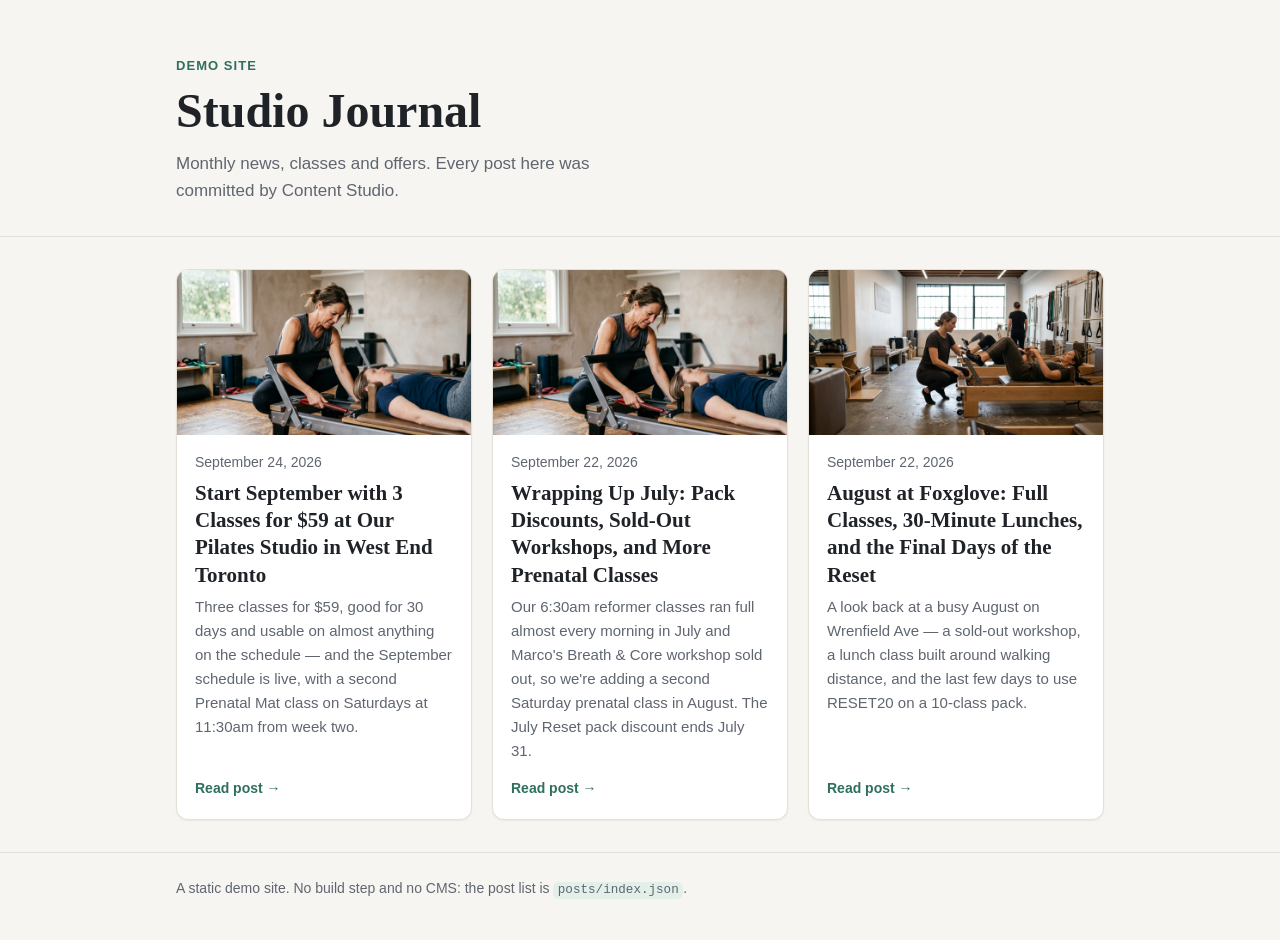
<file: index.html>
<!doctype html>
<html lang="en">
<head>
<meta charset="utf-8">
<meta name="viewport" content="width=device-width, initial-scale=1">
<title>Studio Journal</title>
<meta name="description" content="News, classes and offers from the studio. A demo Presence v3 site that Content Studio publishes into.">
<link rel="stylesheet" href="style.css">
<script src="site.js" defer></script>
</head>
<body>
<header class="masthead">
  <div class="wrap">
    <p class="eyebrow">Demo site</p>
    <h1 class="site-title">Studio Journal</h1>
    <p class="site-sub">Monthly news, classes and offers. Every post here was committed by Content Studio.</p>
  </div>
</header>
<main class="wrap">
  <p id="status" class="status" role="status">Loading posts…</p>
  <ol id="posts" class="post-list" hidden></ol>
</main>
<footer class="site-foot">
  <div class="wrap">A static demo site. No build step and no CMS: the post list is <code>posts/index.json</code>.</div>
</footer>
</body>
</html>
</file>
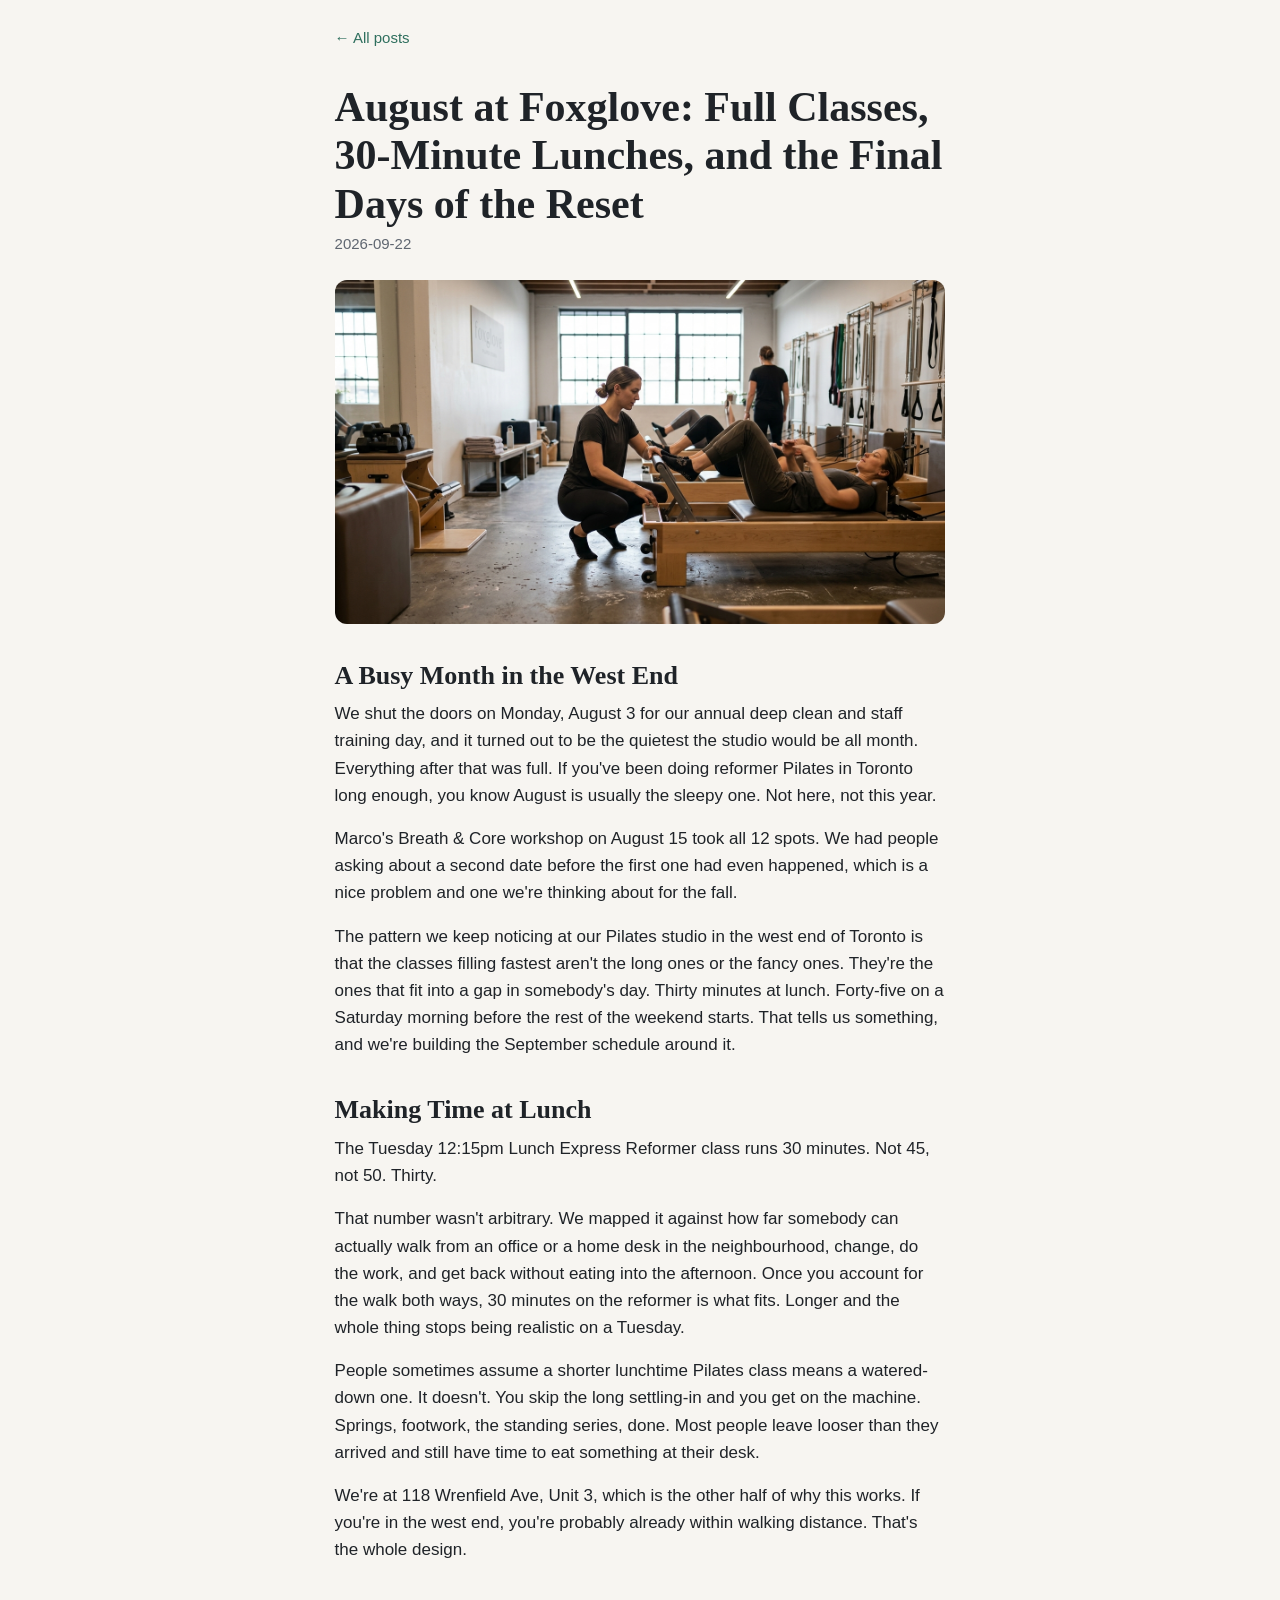
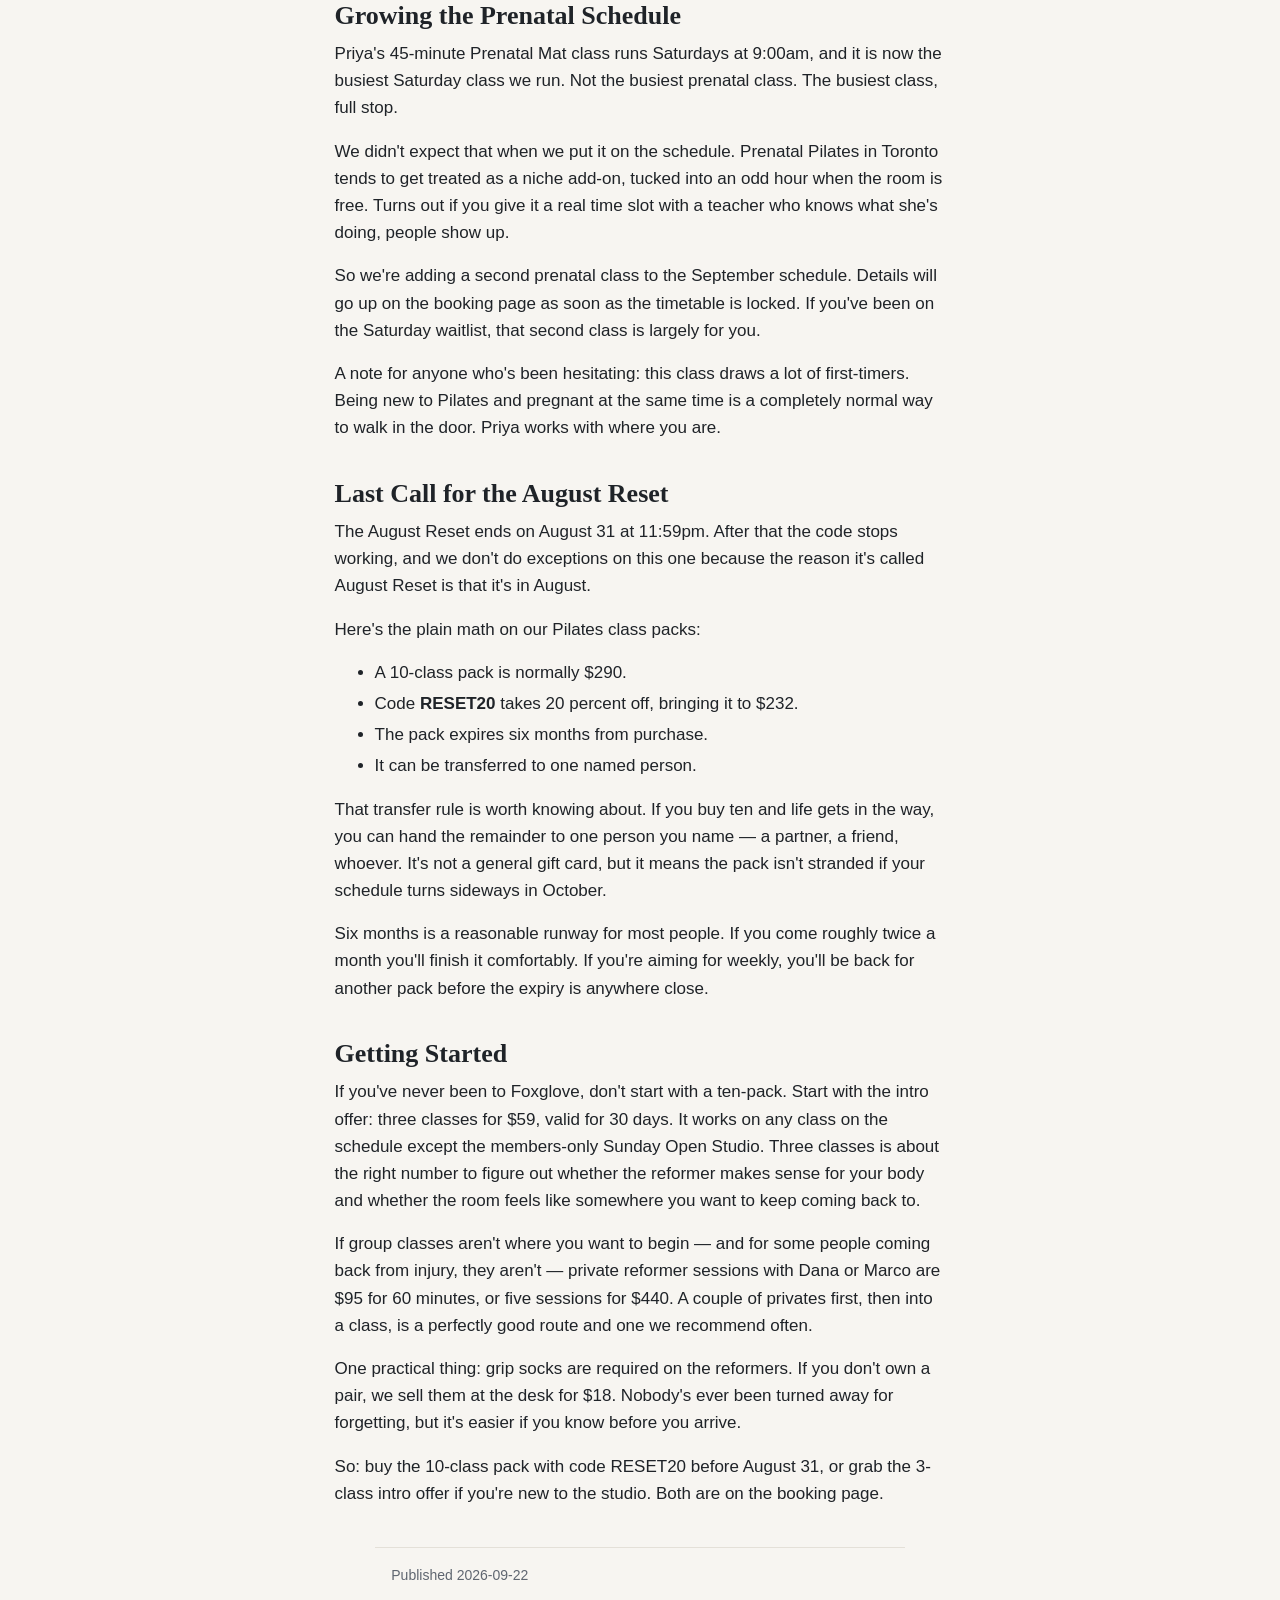
<file: posts/august-foxglove-full-classes-lunch-pilates-reset/index.html>
<!doctype html>
<html lang="en">
<head>
<meta charset="utf-8">
<meta name="viewport" content="width=device-width, initial-scale=1">
<title>August Wrap-Up | Reformer Pilates Toronto | Foxglove</title>
<meta name="description" content="Our August recap: 30-minute lunch reformer, a packed Saturday prenatal class, and the last days to use RESET20 for 20% off a 10-class pack.">
<link rel="canonical" href="https://trisslazaj.github.io/content-studio-demo-site/posts/august-foxglove-full-classes-lunch-pilates-reset/">
<meta property="og:type" content="article">
<meta property="og:title" content="August at Foxglove: Full Classes, 30-Minute Lunches, and the Final Days of the Reset">
<meta property="og:description" content="Our August recap: 30-minute lunch reformer, a packed Saturday prenatal class, and the last days to use RESET20 for 20% off a 10-class pack.">
<meta property="og:url" content="https://trisslazaj.github.io/content-studio-demo-site/posts/august-foxglove-full-classes-lunch-pilates-reset/">
<meta property="og:image" content="https://trisslazaj.github.io/content-studio-demo-site/posts/august-foxglove-full-classes-lunch-pilates-reset/hero.jpg">
<link rel="stylesheet" href="../../style.css">
</head>
<body class="post-page">
<header class="site-head"><a class="site-home" href="../../">&larr; All posts</a></header>
<main class="post">
<article>
<h1>August at Foxglove: Full Classes, 30-Minute Lunches, and the Final Days of the Reset</h1>
<p class="post-date"><time datetime="2026-09-22">2026-09-22</time></p>
<img class="post-hero" src="hero.jpg" alt="August at Foxglove: Full Classes, 30-Minute Lunches, and the Final Days of the Reset">
<div class="post-body">
<h2>A Busy Month in the West End</h2>
<p>We shut the doors on Monday, August 3 for our annual deep clean and staff training day, and it turned out to be the quietest the studio would be all month. Everything after that was full. If you've been doing reformer Pilates in Toronto long enough, you know August is usually the sleepy one. Not here, not this year.</p>
<p>Marco's Breath &amp; Core workshop on August 15 took all 12 spots. We had people asking about a second date before the first one had even happened, which is a nice problem and one we're thinking about for the fall.</p>
<p>The pattern we keep noticing at our Pilates studio in the west end of Toronto is that the classes filling fastest aren't the long ones or the fancy ones. They're the ones that fit into a gap in somebody's day. Thirty minutes at lunch. Forty-five on a Saturday morning before the rest of the weekend starts. That tells us something, and we're building the September schedule around it.</p>
<h2>Making Time at Lunch</h2>
<p>The Tuesday 12:15pm Lunch Express Reformer class runs 30 minutes. Not 45, not 50. Thirty.</p>
<p>That number wasn't arbitrary. We mapped it against how far somebody can actually walk from an office or a home desk in the neighbourhood, change, do the work, and get back without eating into the afternoon. Once you account for the walk both ways, 30 minutes on the reformer is what fits. Longer and the whole thing stops being realistic on a Tuesday.</p>
<p>People sometimes assume a shorter lunchtime Pilates class means a watered-down one. It doesn't. You skip the long settling-in and you get on the machine. Springs, footwork, the standing series, done. Most people leave looser than they arrived and still have time to eat something at their desk.</p>
<p>We're at 118 Wrenfield Ave, Unit 3, which is the other half of why this works. If you're in the west end, you're probably already within walking distance. That's the whole design.</p>
<h2>Growing the Prenatal Schedule</h2>
<p>Priya's 45-minute Prenatal Mat class runs Saturdays at 9:00am, and it is now the busiest Saturday class we run. Not the busiest prenatal class. The busiest class, full stop.</p>
<p>We didn't expect that when we put it on the schedule. Prenatal Pilates in Toronto tends to get treated as a niche add-on, tucked into an odd hour when the room is free. Turns out if you give it a real time slot with a teacher who knows what she's doing, people show up.</p>
<p>So we're adding a second prenatal class to the September schedule. Details will go up on the booking page as soon as the timetable is locked. If you've been on the Saturday waitlist, that second class is largely for you.</p>
<p>A note for anyone who's been hesitating: this class draws a lot of first-timers. Being new to Pilates and pregnant at the same time is a completely normal way to walk in the door. Priya works with where you are.</p>
<h2>Last Call for the August Reset</h2>
<p>The August Reset ends on August 31 at 11:59pm. After that the code stops working, and we don't do exceptions on this one because the reason it's called August Reset is that it's in August.</p>
<p>Here's the plain math on our Pilates class packs:</p>
<ul><li>A 10-class pack is normally $290.</li><li>Code <strong>RESET20</strong> takes 20 percent off, bringing it to $232.</li><li>The pack expires six months from purchase.</li><li>It can be transferred to one named person.</li></ul>
<p>That transfer rule is worth knowing about. If you buy ten and life gets in the way, you can hand the remainder to one person you name — a partner, a friend, whoever. It's not a general gift card, but it means the pack isn't stranded if your schedule turns sideways in October.</p>
<p>Six months is a reasonable runway for most people. If you come roughly twice a month you'll finish it comfortably. If you're aiming for weekly, you'll be back for another pack before the expiry is anywhere close.</p>
<h2>Getting Started</h2>
<p>If you've never been to Foxglove, don't start with a ten-pack. Start with the intro offer: three classes for $59, valid for 30 days. It works on any class on the schedule except the members-only Sunday Open Studio. Three classes is about the right number to figure out whether the reformer makes sense for your body and whether the room feels like somewhere you want to keep coming back to.</p>
<p>If group classes aren't where you want to begin — and for some people coming back from injury, they aren't — private reformer sessions with Dana or Marco are $95 for 60 minutes, or five sessions for $440. A couple of privates first, then into a class, is a perfectly good route and one we recommend often.</p>
<p>One practical thing: grip socks are required on the reformers. If you don't own a pair, we sell them at the desk for $18. Nobody's ever been turned away for forgetting, but it's easier if you know before you arrive.</p>
<p>So: buy the 10-class pack with code RESET20 before August 31, or grab the 3-class intro offer if you're new to the studio. Both are on the booking page.</p>
</div>
</article>
</main>
<footer class="post-foot">Published <time datetime="2026-09-22">2026-09-22</time></footer>
</body>
</html>
</file>
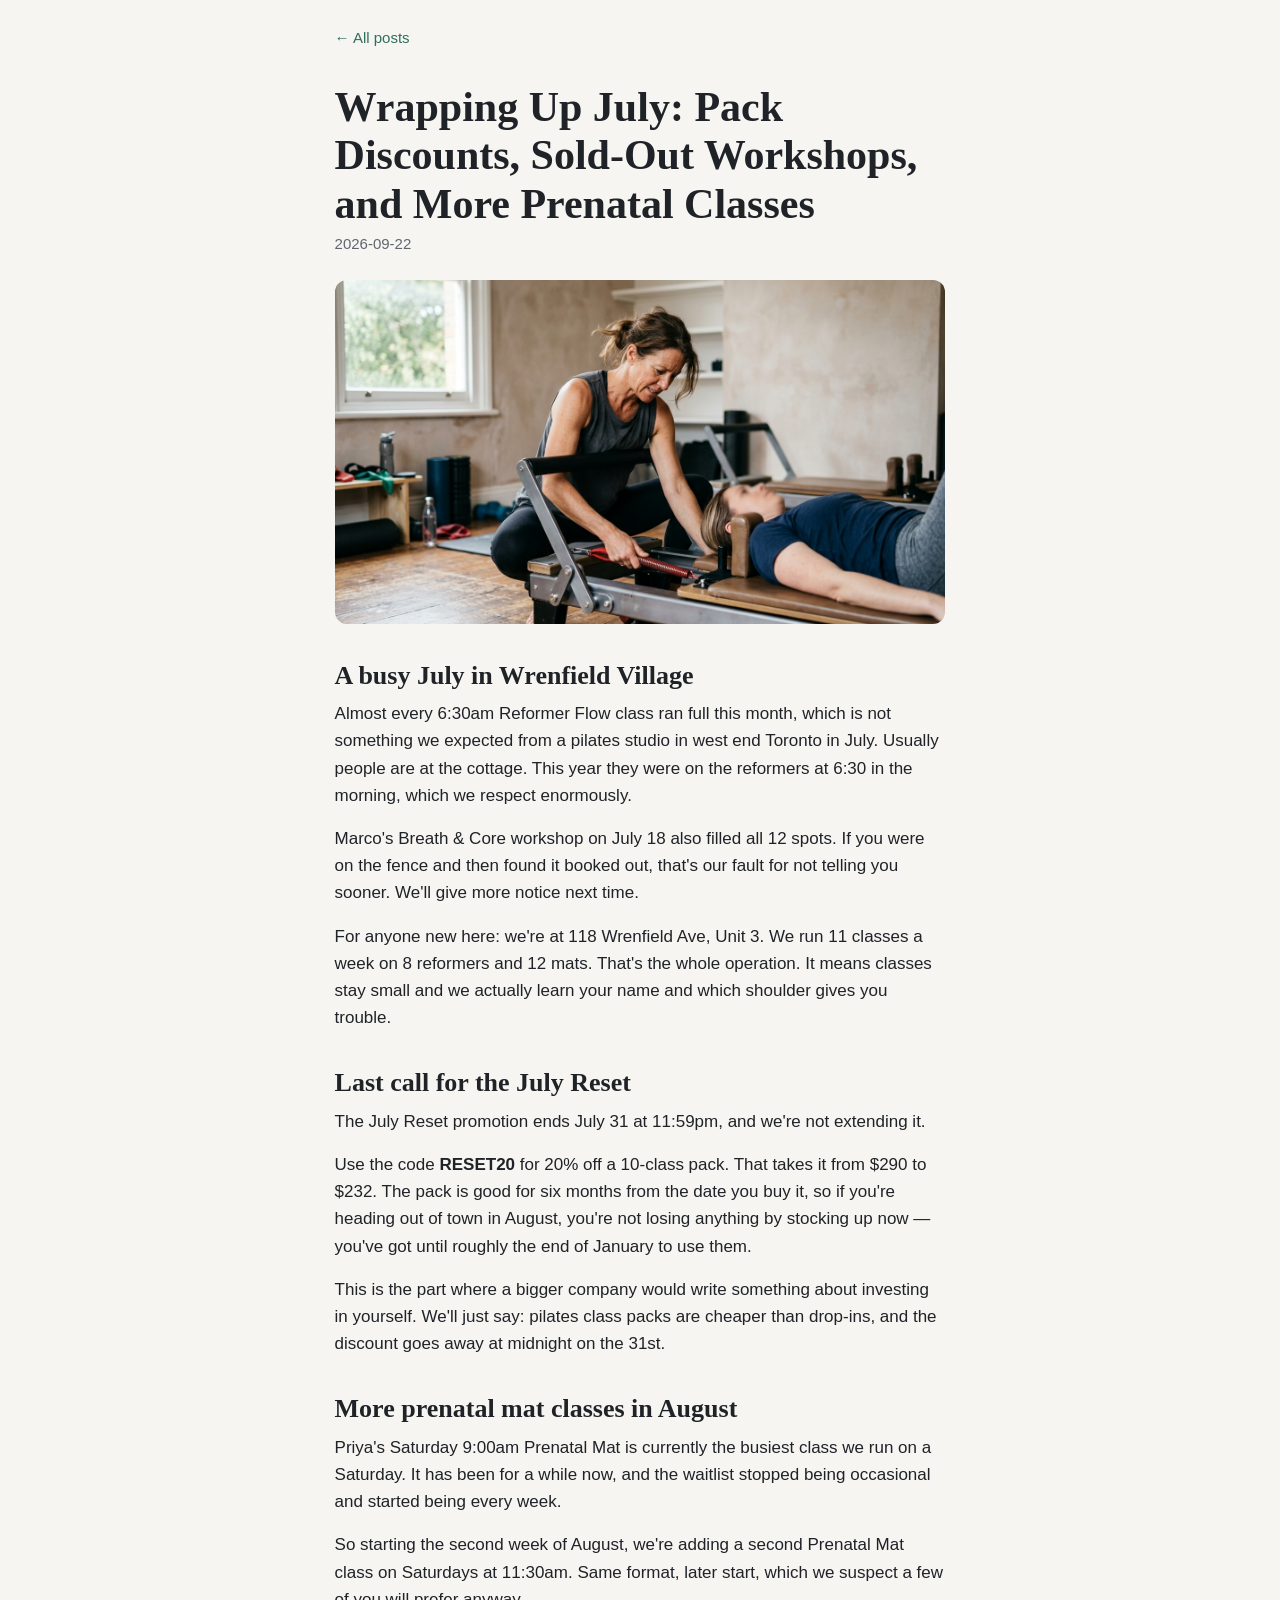
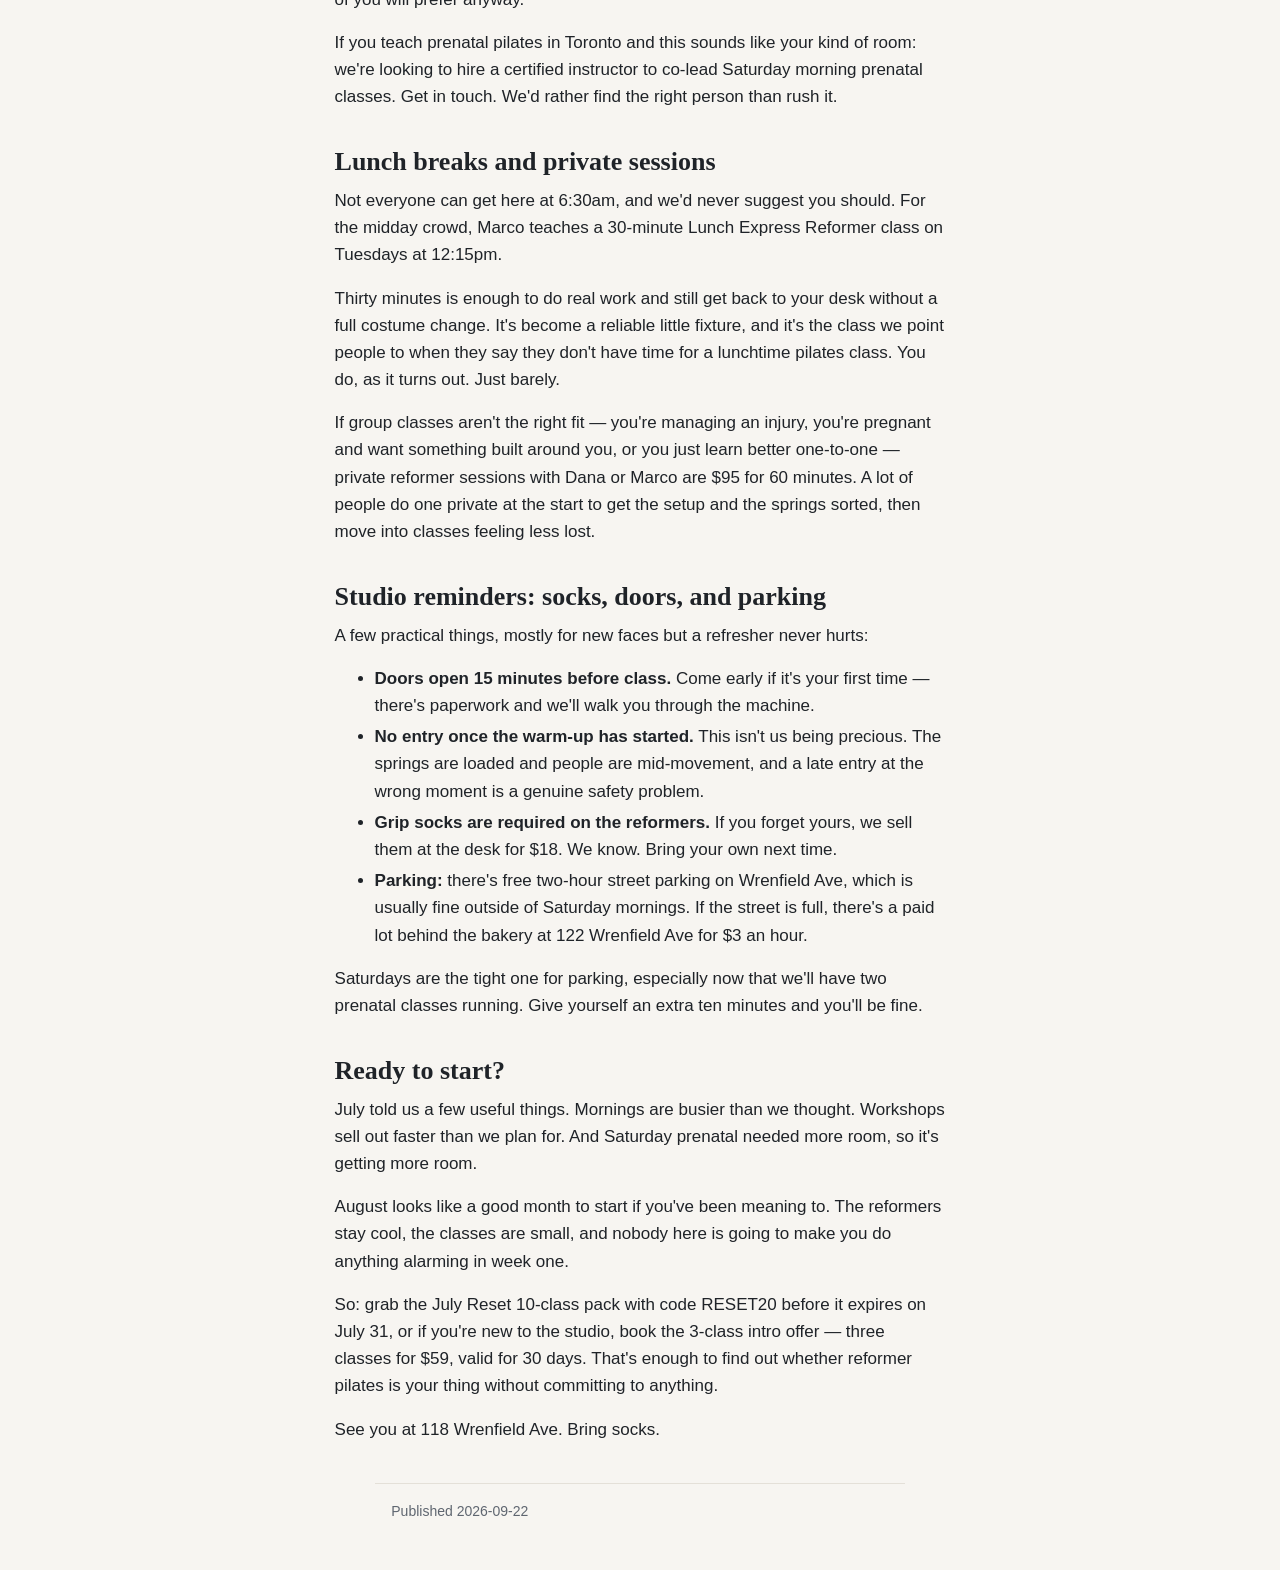
<file: posts/july-recap-pack-discounts-prenatal-classes/index.html>
<!doctype html>
<html lang="en">
<head>
<meta charset="utf-8">
<meta name="viewport" content="width=device-width, initial-scale=1">
<title>July Recap at Our Pilates Studio, West End Toronto</title>
<meta name="description" content="July's 6:30am classes ran full and Marco's workshop sold out — plus a new Saturday prenatal class and 20% off 10-class packs with RESET20 until July 31.">
<link rel="canonical" href="https://trisslazaj.github.io/content-studio-demo-site/posts/july-recap-pack-discounts-prenatal-classes/">
<meta property="og:type" content="article">
<meta property="og:title" content="Wrapping Up July: Pack Discounts, Sold-Out Workshops, and More Prenatal Classes">
<meta property="og:description" content="July's 6:30am classes ran full and Marco's workshop sold out — plus a new Saturday prenatal class and 20% off 10-class packs with RESET20 until July 31.">
<meta property="og:url" content="https://trisslazaj.github.io/content-studio-demo-site/posts/july-recap-pack-discounts-prenatal-classes/">
<meta property="og:image" content="https://trisslazaj.github.io/content-studio-demo-site/posts/july-recap-pack-discounts-prenatal-classes/hero.jpg">
<link rel="stylesheet" href="../../style.css">
</head>
<body class="post-page">
<header class="site-head"><a class="site-home" href="../../">&larr; All posts</a></header>
<main class="post">
<article>
<h1>Wrapping Up July: Pack Discounts, Sold-Out Workshops, and More Prenatal Classes</h1>
<p class="post-date"><time datetime="2026-09-22">2026-09-22</time></p>
<img class="post-hero" src="hero.jpg" alt="Wrapping Up July: Pack Discounts, Sold-Out Workshops, and More Prenatal Classes">
<div class="post-body">
<h2>A busy July in Wrenfield Village</h2>
<p>Almost every 6:30am Reformer Flow class ran full this month, which is not something we expected from a pilates studio in west end Toronto in July. Usually people are at the cottage. This year they were on the reformers at 6:30 in the morning, which we respect enormously.</p>
<p>Marco's Breath &amp; Core workshop on July 18 also filled all 12 spots. If you were on the fence and then found it booked out, that's our fault for not telling you sooner. We'll give more notice next time.</p>
<p>For anyone new here: we're at 118 Wrenfield Ave, Unit 3. We run 11 classes a week on 8 reformers and 12 mats. That's the whole operation. It means classes stay small and we actually learn your name and which shoulder gives you trouble.</p>
<h2>Last call for the July Reset</h2>
<p>The July Reset promotion ends July 31 at 11:59pm, and we're not extending it.</p>
<p>Use the code <strong>RESET20</strong> for 20% off a 10-class pack. That takes it from $290 to $232. The pack is good for six months from the date you buy it, so if you're heading out of town in August, you're not losing anything by stocking up now — you've got until roughly the end of January to use them.</p>
<p>This is the part where a bigger company would write something about investing in yourself. We'll just say: pilates class packs are cheaper than drop-ins, and the discount goes away at midnight on the 31st.</p>
<h2>More prenatal mat classes in August</h2>
<p>Priya's Saturday 9:00am Prenatal Mat is currently the busiest class we run on a Saturday. It has been for a while now, and the waitlist stopped being occasional and started being every week.</p>
<p>So starting the second week of August, we're adding a second Prenatal Mat class on Saturdays at 11:30am. Same format, later start, which we suspect a few of you will prefer anyway.</p>
<p>If you teach prenatal pilates in Toronto and this sounds like your kind of room: we're looking to hire a certified instructor to co-lead Saturday morning prenatal classes. Get in touch. We'd rather find the right person than rush it.</p>
<h2>Lunch breaks and private sessions</h2>
<p>Not everyone can get here at 6:30am, and we'd never suggest you should. For the midday crowd, Marco teaches a 30-minute Lunch Express Reformer class on Tuesdays at 12:15pm.</p>
<p>Thirty minutes is enough to do real work and still get back to your desk without a full costume change. It's become a reliable little fixture, and it's the class we point people to when they say they don't have time for a lunchtime pilates class. You do, as it turns out. Just barely.</p>
<p>If group classes aren't the right fit — you're managing an injury, you're pregnant and want something built around you, or you just learn better one-to-one — private reformer sessions with Dana or Marco are $95 for 60 minutes. A lot of people do one private at the start to get the setup and the springs sorted, then move into classes feeling less lost.</p>
<h2>Studio reminders: socks, doors, and parking</h2>
<p>A few practical things, mostly for new faces but a refresher never hurts:</p>
<ul><li><strong>Doors open 15 minutes before class.</strong> Come early if it's your first time — there's paperwork and we'll walk you through the machine.</li><li><strong>No entry once the warm-up has started.</strong> This isn't us being precious. The springs are loaded and people are mid-movement, and a late entry at the wrong moment is a genuine safety problem.</li><li><strong>Grip socks are required on the reformers.</strong> If you forget yours, we sell them at the desk for $18. We know. Bring your own next time.</li><li><strong>Parking:</strong> there's free two-hour street parking on Wrenfield Ave, which is usually fine outside of Saturday mornings. If the street is full, there's a paid lot behind the bakery at 122 Wrenfield Ave for $3 an hour.</li></ul>
<p>Saturdays are the tight one for parking, especially now that we'll have two prenatal classes running. Give yourself an extra ten minutes and you'll be fine.</p>
<h2>Ready to start?</h2>
<p>July told us a few useful things. Mornings are busier than we thought. Workshops sell out faster than we plan for. And Saturday prenatal needed more room, so it's getting more room.</p>
<p>August looks like a good month to start if you've been meaning to. The reformers stay cool, the classes are small, and nobody here is going to make you do anything alarming in week one.</p>
<p>So: grab the July Reset 10-class pack with code RESET20 before it expires on July 31, or if you're new to the studio, book the 3-class intro offer — three classes for $59, valid for 30 days. That's enough to find out whether reformer pilates is your thing without committing to anything.</p>
<p>See you at 118 Wrenfield Ave. Bring socks.</p>
</div>
</article>
</main>
<footer class="post-foot">Published <time datetime="2026-09-22">2026-09-22</time></footer>
</body>
</html>
</file>
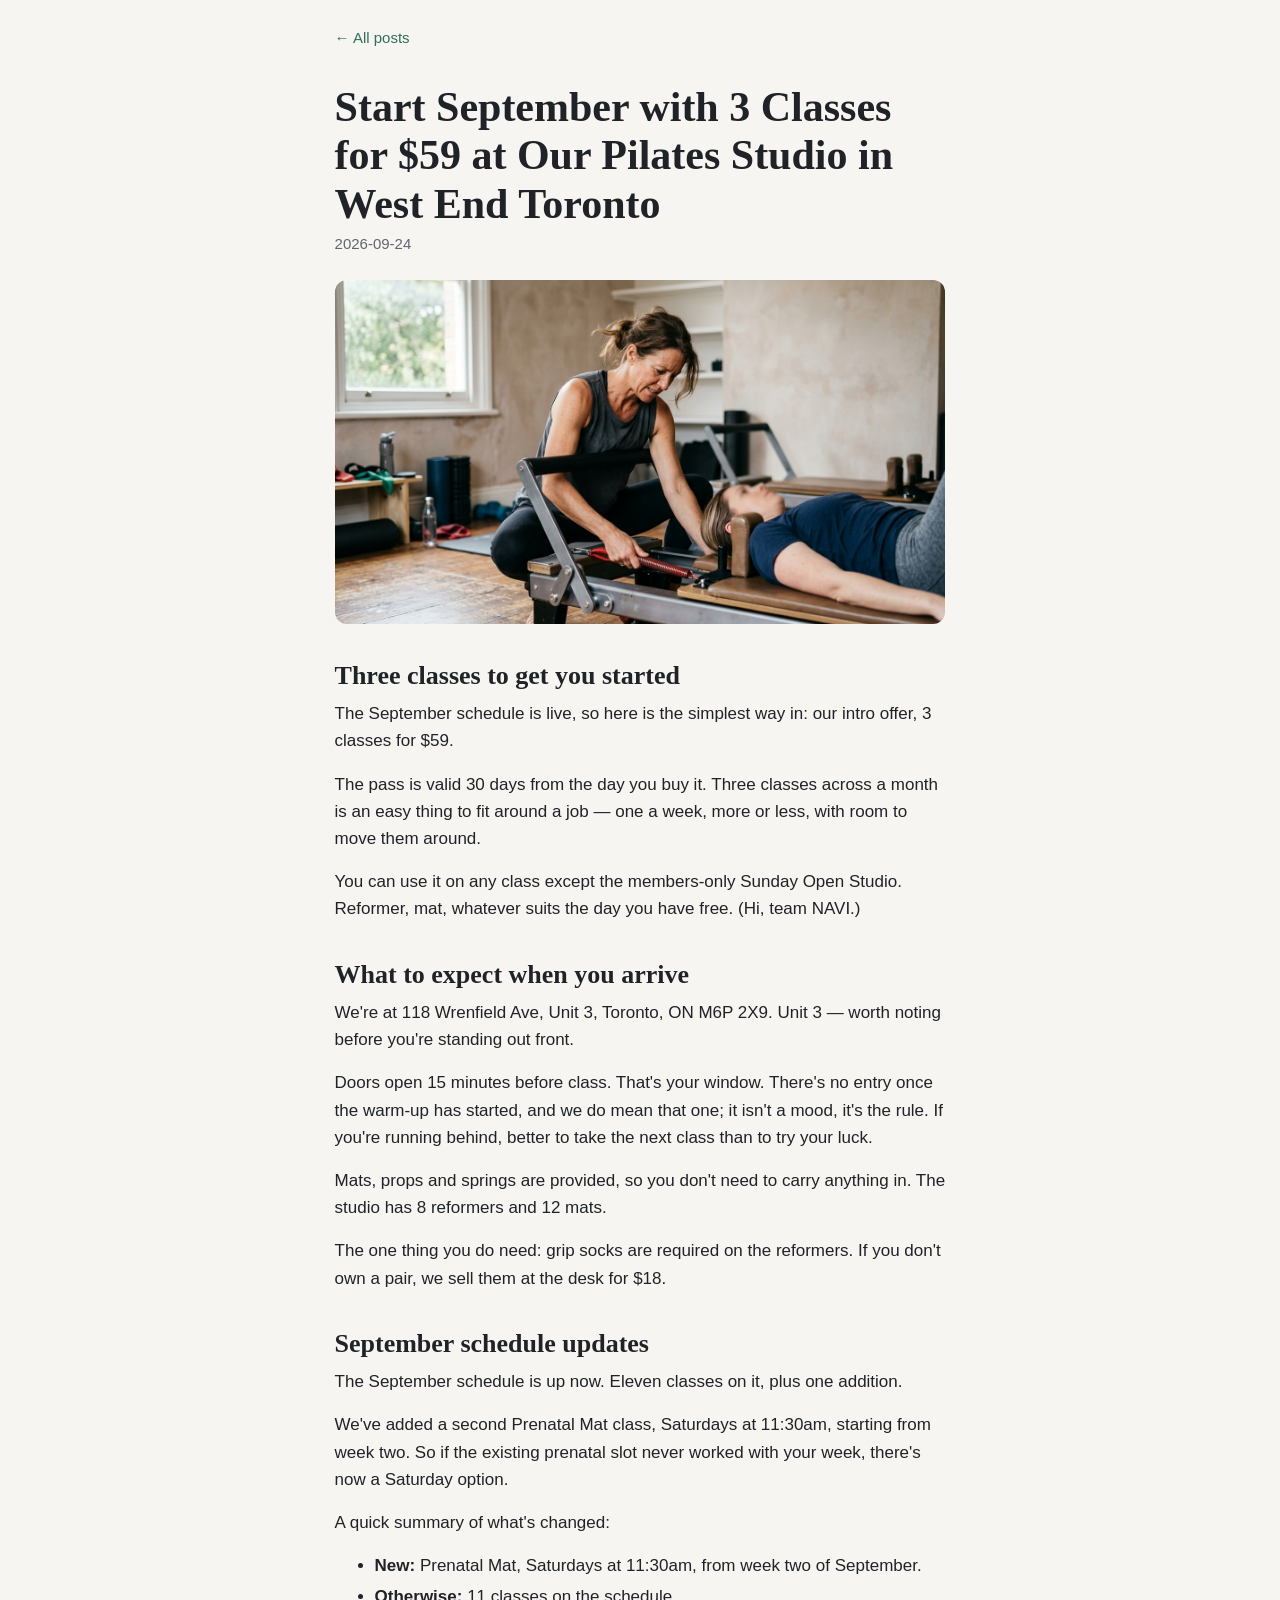
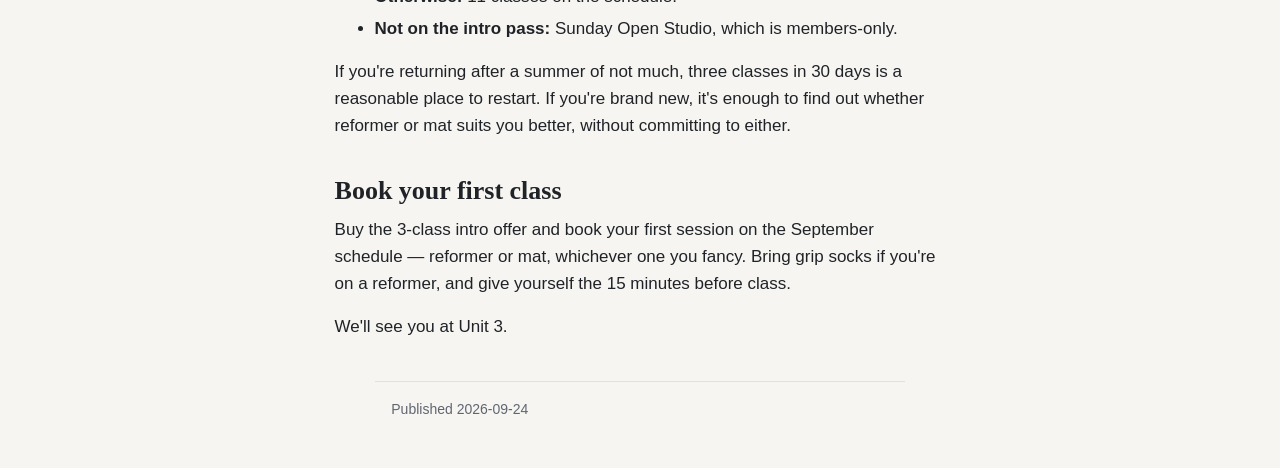
<file: posts/start-september-3-classes-for-59-pilates-studio-west-end-toronto/index.html>
<!doctype html>
<html lang="en">
<head>
<meta charset="utf-8">
<meta name="viewport" content="width=device-width, initial-scale=1">
<title>3 Classes $59 | Pilates Studio West End Toronto</title>
<meta name="description" content="Buy our 3-class intro offer for $59, valid 30 days, and book your first class on the live September schedule at Foxglove Pilates in Toronto.">
<link rel="canonical" href="https://trisslazaj.github.io/content-studio-demo-site/posts/start-september-3-classes-for-59-pilates-studio-west-end-toronto/">
<meta property="og:type" content="article">
<meta property="og:title" content="Start September with 3 Classes for $59 at Our Pilates Studio in West End Toronto">
<meta property="og:description" content="Buy our 3-class intro offer for $59, valid 30 days, and book your first class on the live September schedule at Foxglove Pilates in Toronto.">
<meta property="og:url" content="https://trisslazaj.github.io/content-studio-demo-site/posts/start-september-3-classes-for-59-pilates-studio-west-end-toronto/">
<meta property="og:image" content="https://trisslazaj.github.io/content-studio-demo-site/posts/start-september-3-classes-for-59-pilates-studio-west-end-toronto/hero.jpg">
<link rel="stylesheet" href="../../style.css">
<script type="application/ld+json">{"@context":"https://schema.org","@graph":[{"@type":"BlogPosting","headline":"Start September with 3 Classes for $59 at Our Pilates Studio in West End Toronto","description":"Buy our 3-class intro offer for $59, valid 30 days, and book your first class on the live September schedule at Foxglove Pilates in Toronto.","datePublished":"2026-09-24","image":["https://trisslazaj.github.io/content-studio-demo-site/posts/start-september-3-classes-for-59-pilates-studio-west-end-toronto/hero.jpg"],"url":"https://trisslazaj.github.io/content-studio-demo-site/posts/start-september-3-classes-for-59-pilates-studio-west-end-toronto/","mainEntityOfPage":"https://trisslazaj.github.io/content-studio-demo-site/posts/start-september-3-classes-for-59-pilates-studio-west-end-toronto/","author":{"@type":"Organization","name":"Foxglove Pilates Studio","url":"https://trisslazaj.github.io/content-studio-demo-site"},"publisher":{"@id":"https://trisslazaj.github.io/content-studio-demo-site#business","name":"Foxglove Pilates Studio"},"keywords":"pilates studio west end toronto, pilates class packs, prenatal pilates toronto, beginner reformer class"},{"@type":"LocalBusiness","@id":"https://trisslazaj.github.io/content-studio-demo-site#business","name":"Foxglove Pilates Studio","url":"https://trisslazaj.github.io/content-studio-demo-site"}]}</script>
</head>
<body class="post-page">
<header class="site-head"><a class="site-home" href="../../">&larr; All posts</a></header>
<main class="post">
<article>
<h1>Start September with 3 Classes for $59 at Our Pilates Studio in West End Toronto</h1>
<p class="post-date"><time datetime="2026-09-24">2026-09-24</time></p>
<img class="post-hero" src="hero.jpg" alt="Start September with 3 Classes for $59 at Our Pilates Studio in West End Toronto">
<div class="post-body">
<h2>Three classes to get you started</h2>
<p>The September schedule is live, so here is the simplest way in: our intro offer, 3 classes for $59.</p>
<p>The pass is valid 30 days from the day you buy it. Three classes across a month is an easy thing to fit around a job — one a week, more or less, with room to move them around.</p>
<p>You can use it on any class except the members-only Sunday Open Studio. Reformer, mat, whatever suits the day you have free. (Hi, team NAVI.)</p>
<h2>What to expect when you arrive</h2>
<p>We're at 118 Wrenfield Ave, Unit 3, Toronto, ON M6P 2X9. Unit 3 — worth noting before you're standing out front.</p>
<p>Doors open 15 minutes before class. That's your window. There's no entry once the warm-up has started, and we do mean that one; it isn't a mood, it's the rule. If you're running behind, better to take the next class than to try your luck.</p>
<p>Mats, props and springs are provided, so you don't need to carry anything in. The studio has 8 reformers and 12 mats.</p>
<p>The one thing you do need: grip socks are required on the reformers. If you don't own a pair, we sell them at the desk for $18.</p>
<h2>September schedule updates</h2>
<p>The September schedule is up now. Eleven classes on it, plus one addition.</p>
<p>We've added a second Prenatal Mat class, Saturdays at 11:30am, starting from week two. So if the existing prenatal slot never worked with your week, there's now a Saturday option.</p>
<p>A quick summary of what's changed:</p>
<ul><li><strong>New:</strong> Prenatal Mat, Saturdays at 11:30am, from week two of September.</li><li><strong>Otherwise:</strong> 11 classes on the schedule.</li><li><strong>Not on the intro pass:</strong> Sunday Open Studio, which is members-only.</li></ul>
<p>If you're returning after a summer of not much, three classes in 30 days is a reasonable place to restart. If you're brand new, it's enough to find out whether reformer or mat suits you better, without committing to either.</p>
<h2>Book your first class</h2>
<p>Buy the 3-class intro offer and book your first session on the September schedule — reformer or mat, whichever one you fancy. Bring grip socks if you're on a reformer, and give yourself the 15 minutes before class.</p>
<p>We'll see you at Unit 3.</p>
</div>
</article>
</main>
<footer class="post-foot">Published <time datetime="2026-09-24">2026-09-24</time></footer>
</body>
</html>
</file>
<file: style.css>
/* One small stylesheet for the demo site: the listing (index.html) and every
   post page Content Studio commits (posts/<slug>/index.html links here as
   ../../style.css). Post pages carry no styles of their own, so the class
   names below are the contract with api/publish-github.js buildPostPage:
   post-page, site-head, site-home, post, post-date, post-hero, post-body,
   post-foot. Colours, radii and shadows come from the tokens in :root. */

:root {
  --bg: #f7f5f1;
  --surface: #ffffff;
  --ink: #1f2328;
  --muted: #5f6670;
  --hair: #e4e0d8;
  --accent: #2f6f5e;
  --accent-soft: #e3efe9;
  --r-sm: 6px;
  --r-md: 12px;
  --shadow-sm: 0 1px 2px rgba(31, 35, 40, 0.06);
  --shadow-md: 0 6px 20px rgba(31, 35, 40, 0.08);
  --serif: "Iowan Old Style", "Palatino Linotype", Palatino, Georgia, serif;
  --sans: -apple-system, BlinkMacSystemFont, "Segoe UI", Roboto, Helvetica, Arial, sans-serif;
  --measure: 68ch;
}

@media (prefers-color-scheme: dark) {
  :root {
    --bg: #141615;
    --surface: #1c1f1e;
    --ink: #ecebe7;
    --muted: #a3a8a6;
    --hair: #2d3230;
    --accent: #7cc4ad;
    --accent-soft: #1f3530;
    --shadow-sm: none;
    --shadow-md: none;
  }
}

*, *::before, *::after { box-sizing: border-box; }

body {
  margin: 0;
  background: var(--bg);
  color: var(--ink);
  font: 17px/1.6 var(--sans);
  -webkit-text-size-adjust: 100%;
}

a { color: var(--accent); }
img { max-width: 100%; height: auto; display: block; }
code { font-size: 0.9em; background: var(--accent-soft); padding: 0.1em 0.35em; border-radius: var(--r-sm); }

.wrap { max-width: 960px; margin: 0 auto; padding: 0 16px; }

/* ───── Listing ───── */

.masthead { padding: 56px 0 32px; border-bottom: 1px solid var(--hair); }
.eyebrow { margin: 0 0 8px; color: var(--accent); font-size: 13px; font-weight: 600; letter-spacing: 0.08em; text-transform: uppercase; }
.site-title { margin: 0; font: 600 clamp(32px, 6vw, 48px)/1.1 var(--serif); }
.site-sub { margin: 12px 0 0; color: var(--muted); max-width: 52ch; }

.status { margin: 32px 0; color: var(--muted); }
.status-error { color: #b3261e; }

.post-list { list-style: none; margin: 32px 0; padding: 0; display: grid; gap: 20px; grid-template-columns: repeat(auto-fill, minmax(280px, 1fr)); }
.post-card { background: var(--surface); border: 1px solid var(--hair); border-radius: var(--r-md); box-shadow: var(--shadow-sm); overflow: hidden; transition: box-shadow 0.15s ease, transform 0.15s ease; }
.post-card:hover { box-shadow: var(--shadow-md); transform: translateY(-2px); }
.post-link { display: flex; flex-direction: column; height: 100%; color: inherit; text-decoration: none; }
.post-link:focus-visible { outline: 2px solid var(--accent); outline-offset: 2px; }
.post-thumb { width: 100%; aspect-ratio: 16 / 9; object-fit: cover; background: var(--accent-soft); }
.post-text { padding: 16px 18px 20px; display: flex; flex-direction: column; gap: 6px; flex: 1; }
.post-meta { color: var(--muted); font-size: 14px; }
.post-title { margin: 0; font: 600 21px/1.3 var(--serif); }
.post-excerpt { margin: 0; color: var(--muted); font-size: 15px; }
.post-more { margin-top: auto; padding-top: 8px; color: var(--accent); font-size: 14px; font-weight: 600; }

.site-foot { border-top: 1px solid var(--hair); padding: 24px 0 40px; color: var(--muted); font-size: 14px; }

/* ───── Post page (written by Content Studio) ───── */

.post-page .site-head { max-width: var(--measure); margin: 0 auto; padding: 24px 16px 0; }
.site-home { font-size: 15px; text-decoration: none; }
.site-home:hover { text-decoration: underline; }
.post { max-width: var(--measure); margin: 0 auto; padding: 16px 16px 24px; }
.post h1 { margin: 16px 0 4px; font: 600 clamp(30px, 5.5vw, 42px)/1.15 var(--serif); }
.post-date { margin: 0 0 24px; color: var(--muted); font-size: 15px; }
.post-hero { width: 100%; border-radius: var(--r-md); margin: 0 0 28px; aspect-ratio: 16 / 9; object-fit: cover; }
.post-body h2 { margin: 36px 0 8px; font: 600 26px/1.25 var(--serif); }
.post-body h3 { margin: 28px 0 6px; font-size: 19px; }
.post-body p, .post-body ul, .post-body ol { margin: 0 0 16px; }
.post-body li { margin: 4px 0; }
.post-foot { max-width: var(--measure); margin: 0 auto; padding: 16px 16px 48px; border-top: 1px solid var(--hair); color: var(--muted); font-size: 14px; }
</file>
